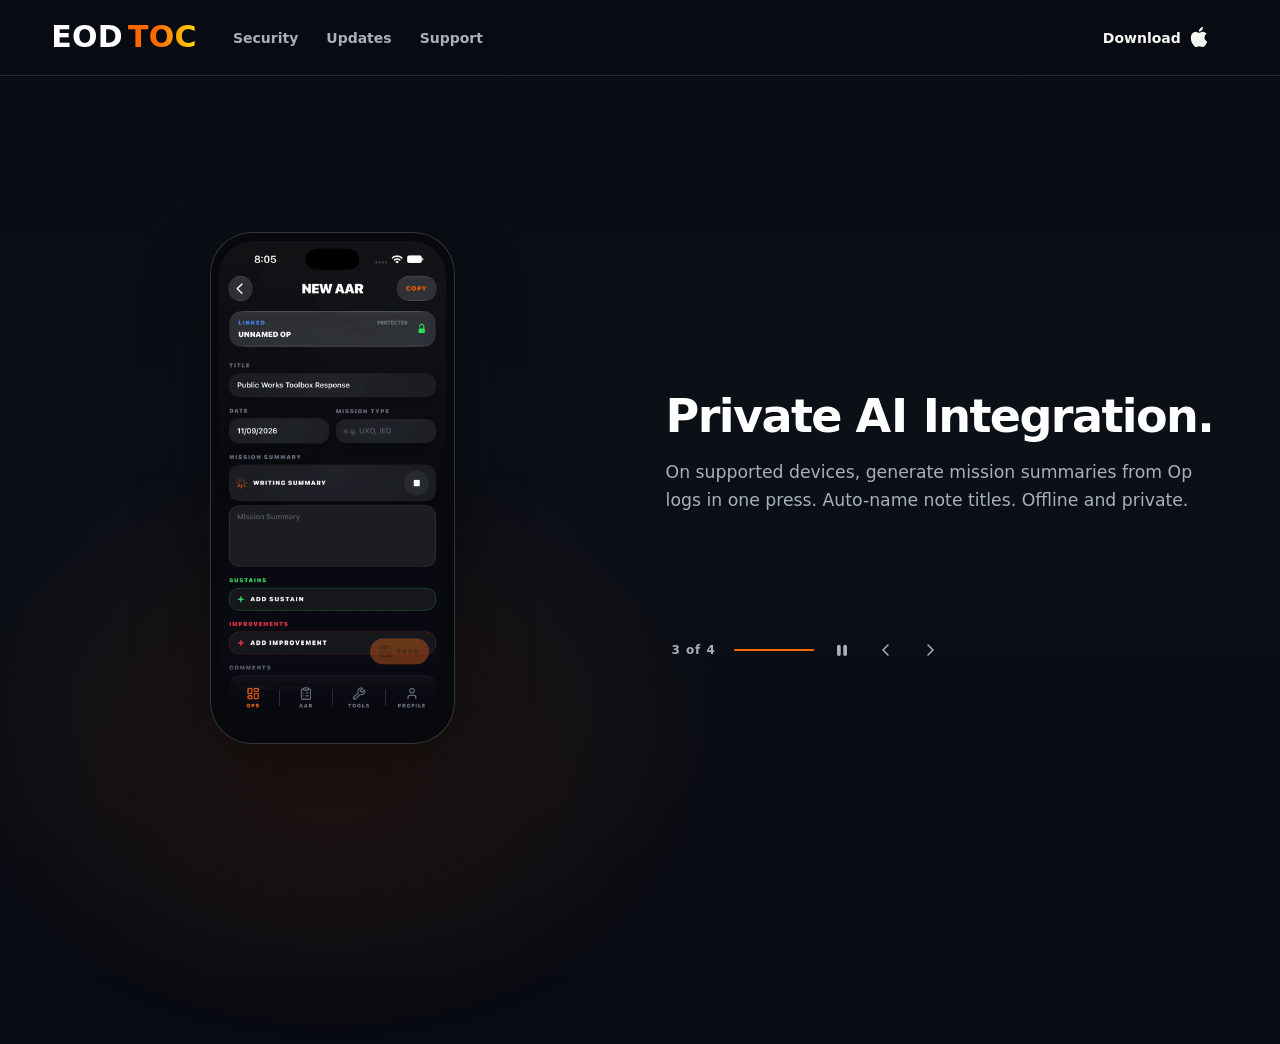
<file: index.html>
<!DOCTYPE html>
<html lang="en">
  <head>
    <meta charset="UTF-8">
    <meta name="viewport" content="width=device-width, initial-scale=1.0">
    <meta name="apple-itunes-app" content="app-id=6765794276">
    <title>EOD TOC</title>
    <meta property="og:type" content="website">
    <meta property="og:title" content="EOD TOC">
    <meta property="og:url" content="https://eodtoc.com/">
    <meta property="og:image" content="https://eodtoc.com/link-preview.png">
    <meta property="og:image:type" content="image/png">
    <meta property="og:image:width" content="1024">
    <meta property="og:image:height" content="1024">
    <meta property="og:image:alt" content="EOD TOC — available on Apple devices">
    <meta name="twitter:card" content="summary">
    <meta name="twitter:title" content="EOD TOC">
    <meta name="twitter:image" content="https://eodtoc.com/link-preview.png">
    <meta name="twitter:image:alt" content="EOD TOC — available on Apple devices">
    <link rel="icon" type="image/png" href="/favicon-small.png">
    <link rel="stylesheet" href="https://cdn.jsdelivr.net/npm/bootstrap-icons@1.11.3/font/bootstrap-icons.min.css">
    <link rel="stylesheet" href="style.css?v=65">
  </head>
  <body class="home-page">
    <header class="top-bar is-compact" aria-label="Main navigation">
      <a class="title title--compact site-brand" href="./" aria-label="EOD TOC home">
        <span class="eod">EOD</span>
        <span class="toc">TOC</span>
      </a>
      <nav class="site-nav" id="site-navigation" aria-label="Pages">
        <div class="nav-pages">
          <a href="security/">Security</a>
          <a href="status/">Updates</a>
          <a href="support/">Support</a>
        </div>
        <a class="nav-contact" href="mailto:dev@eodtoc.com">dev@eodtoc.com</a>
      </nav>
      <div class="nav-actions">
        <a class="nav-download" href="https://apps.apple.com/app/eodtoc/id6765794276" aria-label="Download EODTOC on the App Store">
          <span class="nav-download-label">Download</span>
          <svg class="store-apple" xmlns="http://www.w3.org/2000/svg" viewBox="0 0 16 16" fill="currentColor" aria-hidden="true"><path d="M11.182.008C11.148-.03 9.923.023 8.857 1.18c-1.066 1.156-.902 2.482-.878 2.516s1.52.087 2.475-1.258.762-2.391.728-2.43m3.314 11.733c-.048-.096-2.325-1.234-2.113-3.422s1.675-2.789 1.698-2.854-.597-.79-1.254-1.157a3.7 3.7 0 0 0-1.563-.434c-.108-.003-.483-.095-1.254.116-.508.139-1.653.589-1.968.607-.316.018-1.256-.522-2.267-.665-.647-.125-1.333.131-1.824.328-.49.196-1.422.754-2.074 2.237-.652 1.482-.311 3.83-.067 4.56s.625 1.924 1.273 2.796c.576.984 1.34 1.667 1.659 1.899s1.219.386 1.843.067c.502-.308 1.408-.485 1.766-.472.357.013 1.061.154 1.782.539.571.197 1.111.115 1.652-.105.541-.221 1.324-1.059 2.238-2.758q.52-1.185.473-1.282"/></svg>
        </a>
        <button class="nav-menu-toggle" type="button" aria-label="Open navigation" aria-expanded="false" aria-controls="site-navigation">
          <svg width="24" height="24" viewBox="0 0 24 24" fill="none" stroke="currentColor" stroke-width="1.7" stroke-linecap="round" aria-hidden="true">
            <path d="M4 6h16M4 12h16M4 18h16"/>
          </svg>
        </button>
      </div>
    </header>

    <div id="page-content">
    <main>

      <section class="feature-scroll">
        <div class="feature-grid">
          <div class="shared-phone-stage">
            <div class="phone-showcase">
              <div class="device-shell screenshot-shell shared-phone-shell" aria-hidden="true">
                <div class="shared-phone-panel is-active" data-phone-panel>
                  <div class="preview-image-stack">
                    <img class="is-current" src="demo-images/operations.webp" width="720" height="1566" alt="" loading="lazy" decoding="async">
                    <img src="demo-images/after-action-report.webp" width="720" height="1566" alt="" loading="lazy" decoding="async">
                  </div>
                </div>
                <div class="shared-phone-panel" data-phone-panel>
                  <div class="preview-image-stack">
                    <img class="is-current" src="demo-images/tools.webp" width="720" height="1566" alt="" loading="lazy" decoding="async">
                    <img src="demo-images/hazard-map.webp" width="720" height="1566" alt="" loading="lazy" decoding="async">
                  </div>
                </div>
                <div class="shared-phone-panel" data-phone-panel>
                  <video class="preview-video" data-demo-video muted playsinline loop preload="metadata" poster="demo-images/aar-generator-poster.webp" width="1206" height="2622">
                    <source src="demo-images/aar-generator-demo.mp4" type="video/mp4">
                  </video>
                </div>
                <div class="shared-phone-panel" data-phone-panel>
                  <div class="preview-image-stack">
                    <img class="is-current" src="demo-images/security-data.webp" width="720" height="1566" alt="" loading="lazy" decoding="async">
                    <img src="demo-images/security-nfc.webp" width="720" height="1566" alt="" loading="lazy" decoding="async">
                  </div>
                </div>
              </div>
            </div>
          </div>

          <div class="feature-copy-stage">
          <article class="feature-section is-active-item" data-feature>
            <div class="feature-copy">
              <h2>Plan, execute, and review missions.</h2>
              <p>Plan and track operations in real time with location and image support. Write and share after-action reports to catalog successes and deficiencies.</p>
            </div>
            <div class="feature-visual visual-operations" aria-hidden="true">
              <div class="phone-showcase" data-phone-showcase>
                <div class="device-shell screenshot-shell">
                  <div class="preview-image-stack">
                    <img class="is-current" src="demo-images/operations.webp" width="720" height="1566" alt="" loading="lazy" decoding="async">
                    <img src="demo-images/after-action-report.webp" width="720" height="1566" alt="" loading="lazy" decoding="async">
                  </div>
                </div>
              </div>
            </div>
          </article>

          <article class="feature-section" data-feature>
            <div class="feature-copy">
              <h2>EOD Tech-tested tools.</h2>
              <p>Quick access to common field calculations, plus an MGRS-supported map for visualizing hazard areas.</p>
            </div>
            <div class="feature-visual visual-training" aria-hidden="true">
              <div class="phone-showcase" data-phone-showcase>
                <div class="device-shell screenshot-shell">
                  <div class="preview-image-stack">
                    <img class="is-current" src="demo-images/tools.webp" width="720" height="1566" alt="" loading="lazy" decoding="async">
                    <img src="demo-images/hazard-map.webp" width="720" height="1566" alt="" loading="lazy" decoding="async">
                  </div>
                </div>
              </div>
            </div>
          </article>

          <article class="feature-section feature-section--intelligence" data-feature>
            <div class="feature-copy">
              <h2>Private <span class="ai-wordmark">AI</span> Integration.</h2>
              <p>On supported devices, generate mission summaries from Op logs in one press. Auto-name note titles. Offline and private.</p>
            </div>
            <div class="feature-visual visual-intel" aria-hidden="true">
              <div class="phone-showcase">
                <div class="device-shell screenshot-shell placeholder-phone-shell">
                  <video class="preview-video" data-demo-video muted playsinline loop preload="metadata" poster="demo-images/aar-generator-poster.webp" width="1206" height="2622">
                    <source src="demo-images/aar-generator-demo.mp4" type="video/mp4">
                  </video>
                </div>
              </div>
            </div>
          </article>

          <article class="feature-section feature-section--security" data-feature>
            <div class="feature-copy">
              <h2>Protected by SoTA encryption.</h2>
              <p>
                Reports and Ops are encrypted on-device with post-quantum algorithms. Biometric and hardware-backed auth are available for stricter security.
                <span class="feature-details">(read the details <a href="security/">here</a>)</span>
              </p>
            </div>
            <div class="feature-visual visual-security" aria-hidden="true">
              <div class="phone-showcase">
                <div class="device-shell screenshot-shell">
                  <div class="preview-image-stack">
                    <img class="is-current" src="demo-images/security-data.webp" width="720" height="1566" alt="" loading="lazy" decoding="async">
                    <img src="demo-images/security-nfc.webp" width="720" height="1566" alt="" loading="lazy" decoding="async">
                  </div>
                </div>
              </div>
            </div>
          </article>

            <div class="feature-item-controls">
              <span data-feature-count>1 of 4</span>
              <div class="demo-progress" aria-hidden="true"><div data-demo-progress></div></div>
              <div class="demo-playback-controls">
                <button class="phone-playback" type="button" data-feature-pause aria-keyshortcuts="Space" aria-label="Pause demos" title="Pause demos (Space)"><i class="bi bi-pause-fill"></i></button>
                <button type="button" data-feature-prev aria-keyshortcuts="ArrowLeft" aria-label="Previous feature" title="Previous feature (←)"><svg class="demo-chevron" width="16" height="16" viewBox="0 0 16 16" fill="none" stroke="currentColor" stroke-width="1.5" stroke-linecap="round" stroke-linejoin="round" aria-hidden="true"><path d="M10 3 5 8l5 5"/></svg></button>
                <button type="button" data-feature-next aria-keyshortcuts="ArrowRight" aria-label="Next feature" title="Next feature (→)"><svg class="demo-chevron" width="16" height="16" viewBox="0 0 16 16" fill="none" stroke="currentColor" stroke-width="1.5" stroke-linecap="round" stroke-linejoin="round" aria-hidden="true"><path d="m6 3 5 5-5 5"/></svg></button>
              </div>
            </div>
          </div>
        </div>

      </section>
    </main>



    </div>

    <script src="navigation.js?v=34" type="module"></script>
  </body>
</html>
</file>
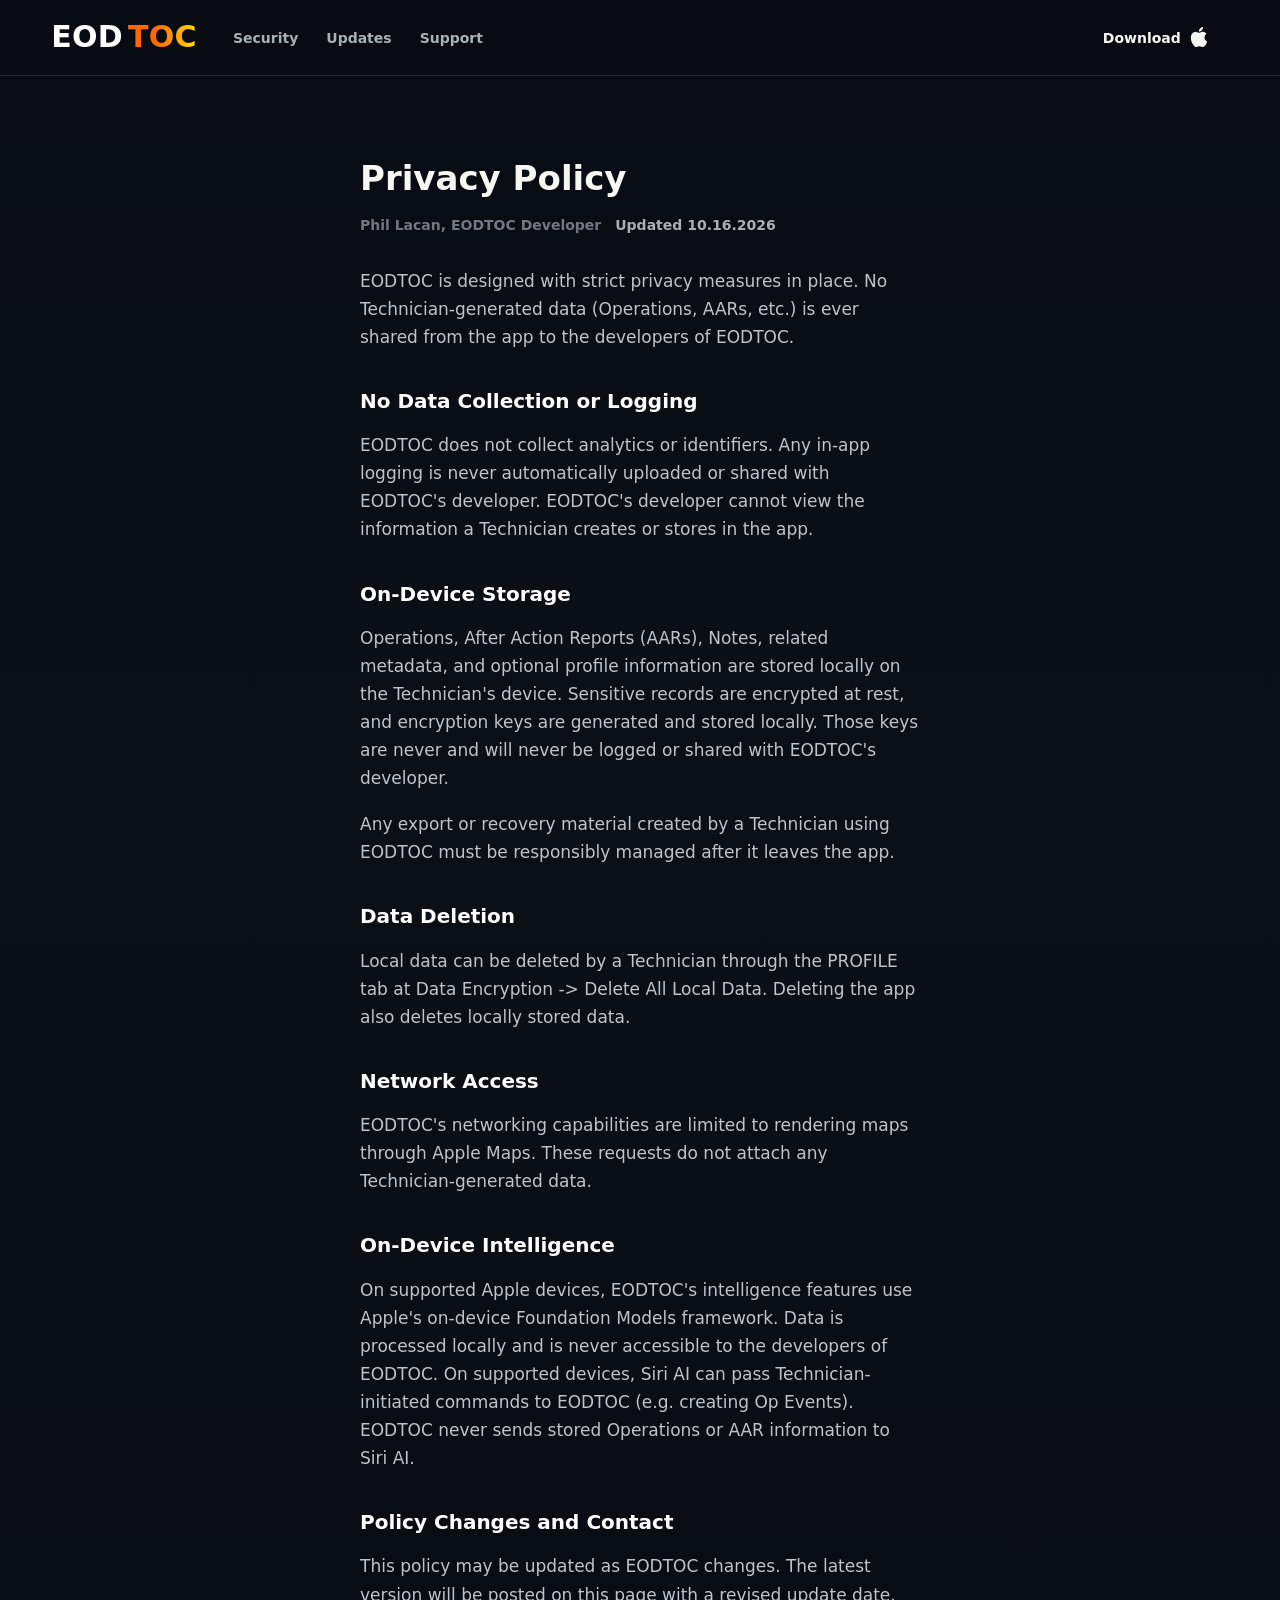
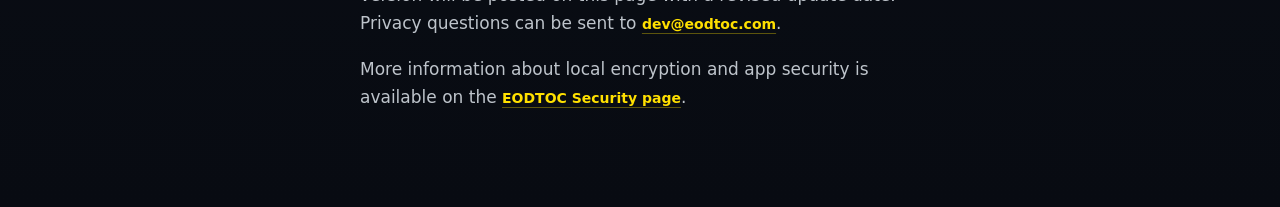
<file: privacy/index.html>
<!DOCTYPE html>
<html lang="en">
  <head>
    <meta charset="UTF-8">
    <meta name="viewport" content="width=device-width, initial-scale=1.0">
    <meta name="apple-itunes-app" content="app-id=6765794276">
    <meta name="description" content="EODTOC privacy policy and information about how app data is handled.">
    <title>Privacy | EOD TOC</title>
    <link rel="icon" type="image/png" href="../favicon-small.png">
    <link rel="stylesheet" href="../style.css?v=64">
  </head>
  <body class="security-page">
    <header class="top-bar is-compact" aria-label="Main navigation">
      <a class="title title--compact site-brand" href="../" aria-label="EOD TOC home">
        <span class="eod">EOD</span>
        <span class="toc">TOC</span>
      </a>
      <nav class="site-nav" id="site-navigation" aria-label="Pages">
        <div class="nav-pages">
          <a href="../security/">Security</a>
          <a href="../status/">Updates</a>
          <a href="../support/">Support</a>
        </div>
        <a class="nav-contact" href="mailto:dev@eodtoc.com">dev@eodtoc.com</a>
      </nav>
      <div class="nav-actions">
        <a class="nav-download" href="https://apps.apple.com/app/eodtoc/id6765794276" aria-label="Download EODTOC on the App Store">
          <span class="nav-download-label">Download</span>
          <svg class="store-apple" xmlns="http://www.w3.org/2000/svg" viewBox="0 0 16 16" fill="currentColor" aria-hidden="true"><path d="M11.182.008C11.148-.03 9.923.023 8.857 1.18c-1.066 1.156-.902 2.482-.878 2.516s1.52.087 2.475-1.258.762-2.391.728-2.43m3.314 11.733c-.048-.096-2.325-1.234-2.113-3.422s1.675-2.789 1.698-2.854-.597-.79-1.254-1.157a3.7 3.7 0 0 0-1.563-.434c-.108-.003-.483-.095-1.254.116-.508.139-1.653.589-1.968.607-.316.018-1.256-.522-2.267-.665-.647-.125-1.333.131-1.824.328-.49.196-1.422.754-2.074 2.237-.652 1.482-.311 3.83-.067 4.56s.625 1.924 1.273 2.796c.576.984 1.34 1.667 1.659 1.899s1.219.386 1.843.067c.502-.308 1.408-.485 1.766-.472.357.013 1.061.154 1.782.539.571.197 1.111.115 1.652-.105.541-.221 1.324-1.059 2.238-2.758q.52-1.185.473-1.282"/></svg>
        </a>
        <button class="nav-menu-toggle" type="button" aria-label="Open navigation" aria-expanded="false" aria-controls="site-navigation">
          <svg width="24" height="24" viewBox="0 0 24 24" fill="none" stroke="currentColor" stroke-width="1.7" stroke-linecap="round" aria-hidden="true">
            <path d="M4 6h16M4 12h16M4 18h16"/>
          </svg>
        </button>
      </div>
    </header>

    <div id="page-content">
    <main class="security-main">
      <article class="security-article">
        <header class="security-hero">
          <h1>Privacy Policy</h1>
          <div class="security-byline">
            <span>Phil Lacan, EODTOC Developer</span>
            <span>Updated 10.16.2026</span>
          </div>
          <p>
            EODTOC is designed with strict privacy measures in place.
            No Technician-generated data (Operations, AARs, etc.) is ever shared from the app to the developers of EODTOC.
          </p>
        </header>

        <section class="security-prose" aria-labelledby="collection-title">
          <h2 id="collection-title">No Data Collection or Logging</h2>
          <p>
            EODTOC does not collect analytics or identifiers. Any in-app logging is never automatically uploaded or shared with EODTOC's developer.
            EODTOC's developer cannot view the information a Technician creates or stores in the app.
          </p>
        </section>

        <section class="security-prose" aria-labelledby="storage-title">
          <h2 id="storage-title">On-Device Storage</h2>
          <p>
            Operations, After Action Reports (AARs), Notes, related metadata, and optional profile information are
            stored locally on the Technician's device. Sensitive records are encrypted at rest, and encryption keys
            are generated and stored locally. Those keys are never and will never be logged or shared with EODTOC's developer.
          </p>
          <p>
            Any export or recovery material created by a Technician using EODTOC must be
            responsibly managed after it leaves the app.
          </p>
        </section>

        <section class="security-prose" aria-labelledby="deletion-title">
          <h2 id="deletion-title">Data Deletion</h2>
          <p>
            Local data can be deleted by a Technician through the PROFILE tab at Data Encryption -&gt; Delete All Local Data.
            Deleting the app also deletes locally stored data.
          </p>
        </section>

        <section class="security-prose" aria-labelledby="network-title">
          <h2 id="network-title">Network Access</h2>
          <p>
            EODTOC's networking capabilities are limited to rendering maps through Apple Maps.
            These requests do not attach any Technician-generated data.
          </p>
        </section>

        <section class="security-prose" aria-labelledby="intelligence-title">
          <h2 id="intelligence-title">On-Device Intelligence</h2>
          <p>
            On supported Apple devices, EODTOC's intelligence features use Apple's on-device Foundation Models
            framework. Data is processed locally and is never accessible to the developers of EODTOC. On supported devices,
            Siri AI can pass Technician-initiated commands to EODTOC (e.g. creating Op Events). EODTOC never sends stored
            Operations or AAR information to Siri AI.
          </p>
        </section>

        <section class="security-prose" aria-labelledby="changes-title">
          <h2 id="changes-title">Policy Changes and Contact</h2>
          <p>
            This policy may be updated as EODTOC changes. The latest version will be posted on this page with a revised
            update date. Privacy questions can be sent to <a href="mailto:dev@eodtoc.com">dev@eodtoc.com</a>.
          </p>
          <p>
            More information about local encryption and app security is available on the
            <a href="../security/">EODTOC Security page</a>.
          </p>
        </section>
      </article>
    </main>
    </div>

    <script src="../navigation.js?v=33" type="module"></script>
  </body>
</html>
</file>
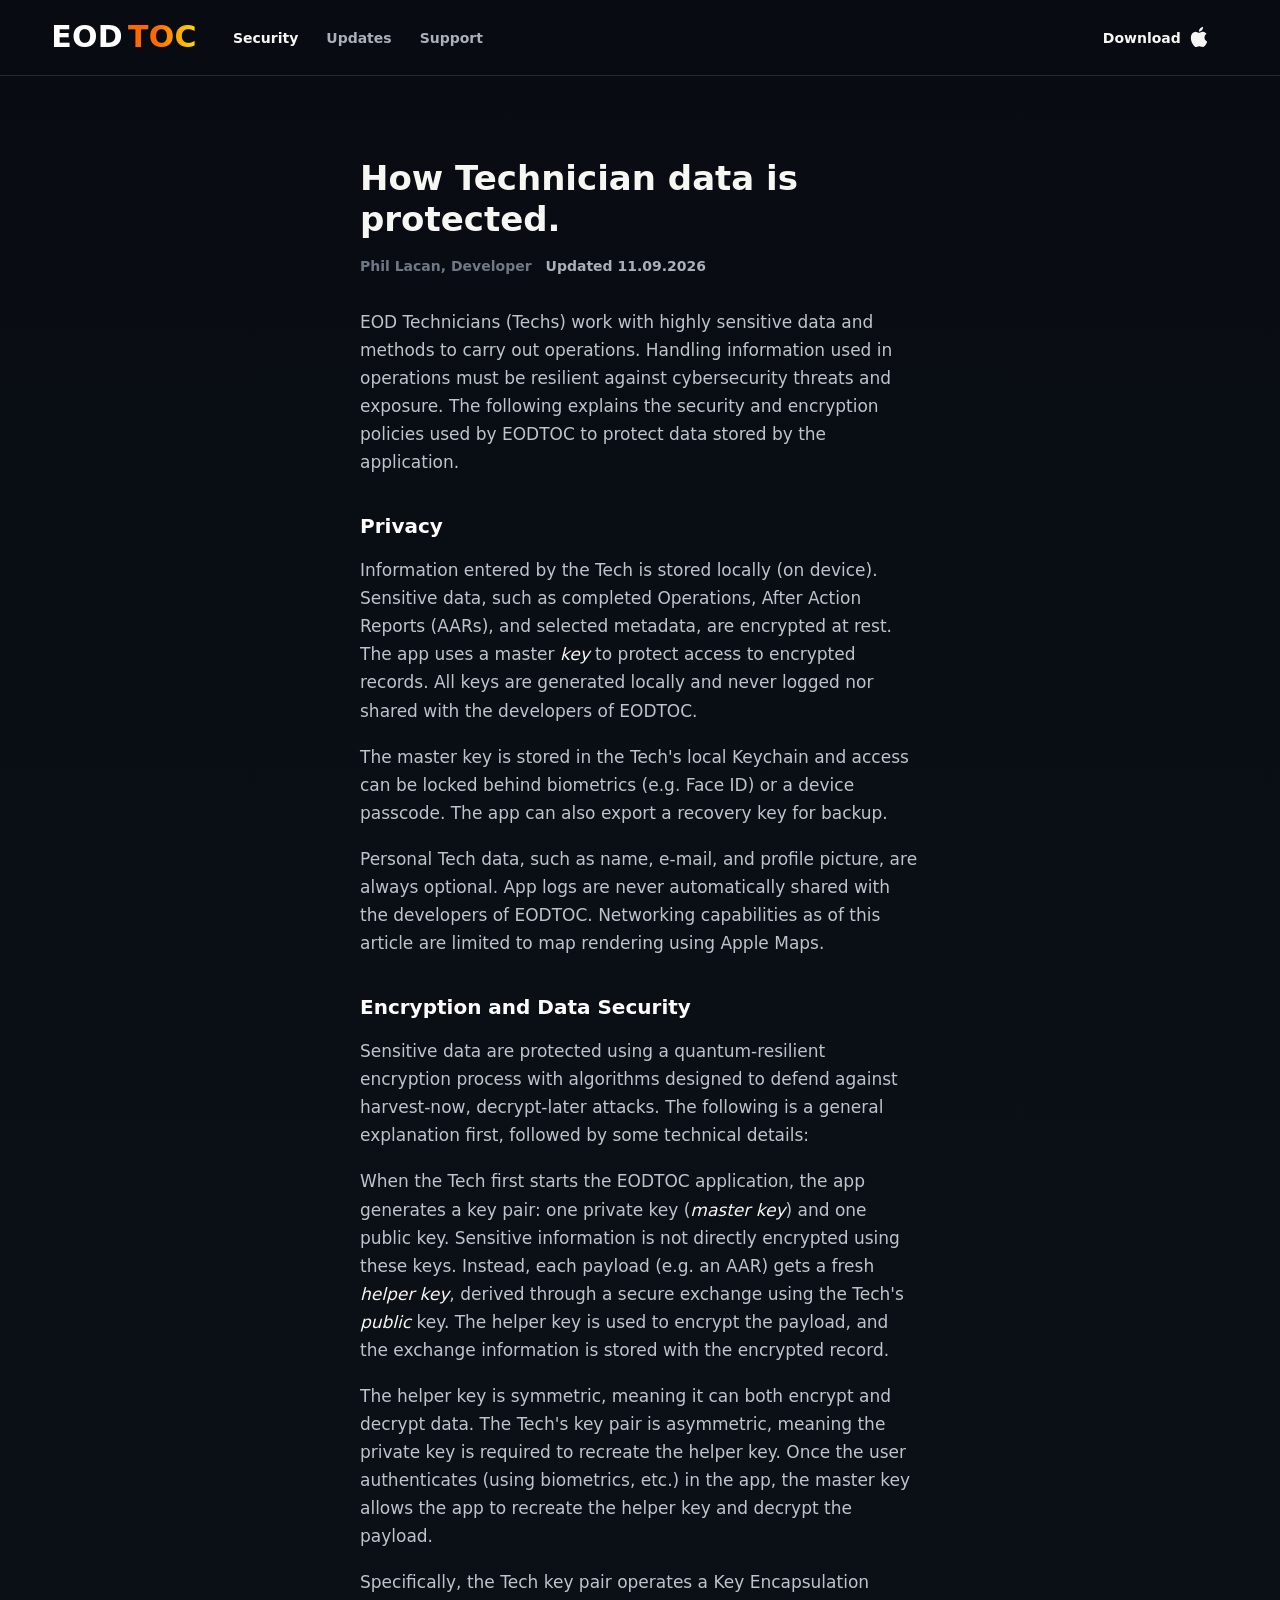
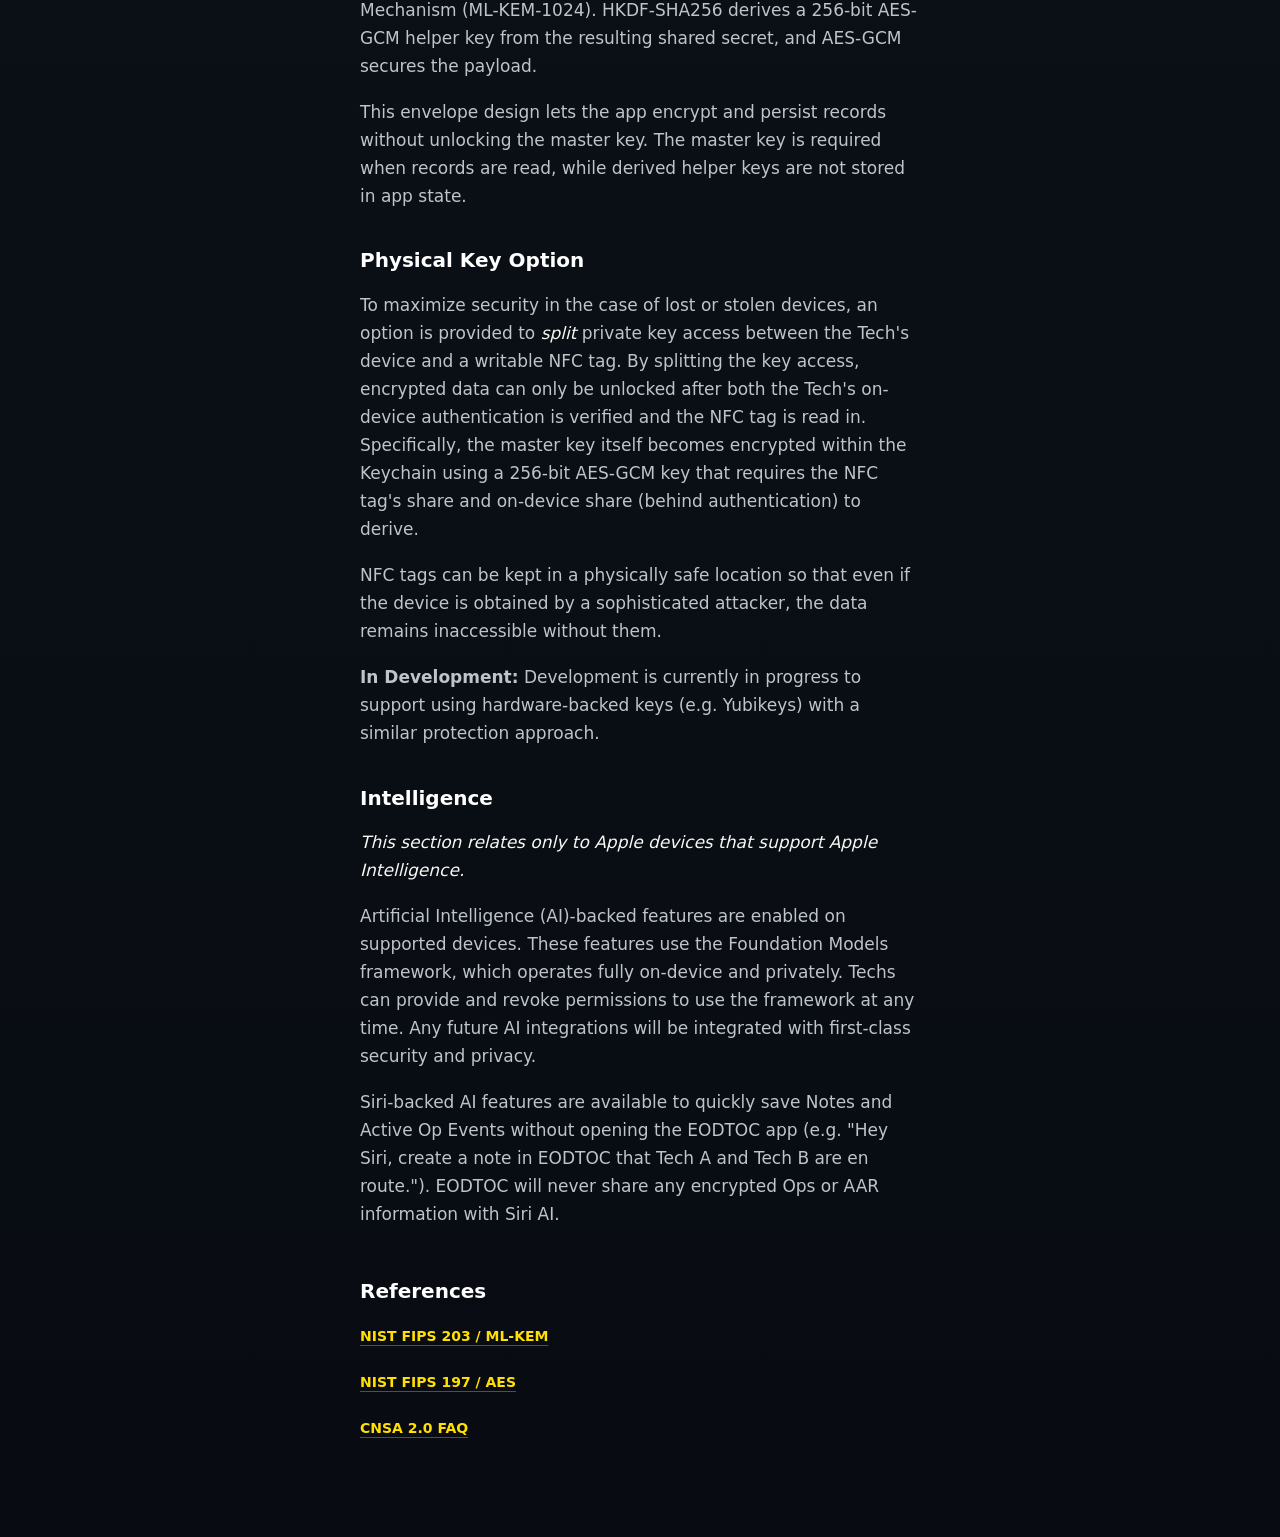
<file: security/index.html>
<!DOCTYPE html>
<html lang="en">
  <head>
    <meta charset="UTF-8">
    <meta name="viewport" content="width=device-width, initial-scale=1.0">
    <meta name="apple-itunes-app" content="app-id=6765794276">
    <title>Security | EOD TOC</title>
    <link rel="icon" type="image/png" href="../favicon-small.png">
    <link rel="stylesheet" href="../style.css?v=64">
  </head>
  <body class="security-page">
    <header class="top-bar is-compact" aria-label="Main navigation">
      <a class="title title--compact site-brand" href="../" aria-label="EOD TOC home">
        <span class="eod">EOD</span>
        <span class="toc">TOC</span>
      </a>
      <nav class="site-nav" id="site-navigation" aria-label="Pages">
        <div class="nav-pages">
          <a href="../security/" aria-current="page">Security</a>
          <a href="../status/">Updates</a>
          <a href="../support/">Support</a>
        </div>
        <a class="nav-contact" href="mailto:dev@eodtoc.com">dev@eodtoc.com</a>
      </nav>
      <div class="nav-actions">
        <a class="nav-download" href="https://apps.apple.com/app/eodtoc/id6765794276" aria-label="Download EODTOC on the App Store">
          <span class="nav-download-label">Download</span>
          <svg class="store-apple" xmlns="http://www.w3.org/2000/svg" viewBox="0 0 16 16" fill="currentColor" aria-hidden="true"><path d="M11.182.008C11.148-.03 9.923.023 8.857 1.18c-1.066 1.156-.902 2.482-.878 2.516s1.52.087 2.475-1.258.762-2.391.728-2.43m3.314 11.733c-.048-.096-2.325-1.234-2.113-3.422s1.675-2.789 1.698-2.854-.597-.79-1.254-1.157a3.7 3.7 0 0 0-1.563-.434c-.108-.003-.483-.095-1.254.116-.508.139-1.653.589-1.968.607-.316.018-1.256-.522-2.267-.665-.647-.125-1.333.131-1.824.328-.49.196-1.422.754-2.074 2.237-.652 1.482-.311 3.83-.067 4.56s.625 1.924 1.273 2.796c.576.984 1.34 1.667 1.659 1.899s1.219.386 1.843.067c.502-.308 1.408-.485 1.766-.472.357.013 1.061.154 1.782.539.571.197 1.111.115 1.652-.105.541-.221 1.324-1.059 2.238-2.758q.52-1.185.473-1.282"/></svg>
        </a>
        <button class="nav-menu-toggle" type="button" aria-label="Open navigation" aria-expanded="false" aria-controls="site-navigation">
          <svg width="24" height="24" viewBox="0 0 24 24" fill="none" stroke="currentColor" stroke-width="1.7" stroke-linecap="round" aria-hidden="true">
            <path d="M4 6h16M4 12h16M4 18h16"/>
          </svg>
        </button>
      </div>
    </header>

    <div id="page-content">
    <main class="security-main">
      <article class="security-article">
        <header class="security-hero">
          <h1>How Technician data is protected.</h1>
          <div class="security-byline">
            <span>Phil Lacan, Developer</span>
            <span>Updated 11.09.2026</span>
          </div>
          <p>EOD Technicians (Techs) work with highly sensitive data and methods to carry out operations. Handling information used in operations must be resilient against cybersecurity threats and exposure. The following explains the security and encryption policies used by EODTOC to protect data stored by the application.</p>
        </header>
        <section class="security-prose" aria-labelledby="privacy-title">
          <h2 id="privacy-title">Privacy</h2>
          <p>Information entered by the Tech is stored locally (on device). Sensitive data, such as completed Operations, After Action Reports (AARs), and selected metadata, are encrypted at rest. The app uses a master <em>key</em> to protect access to encrypted records. All keys are generated locally and never logged nor shared with the developers of EODTOC.</p>
          <p>The master key is stored in the Tech's local Keychain and access can be locked behind biometrics (e.g. Face ID) or a device passcode. The app can also export a recovery key for backup.</p>
          <p>Personal Tech data, such as name, e-mail, and profile picture, are always optional. App logs are never automatically shared with the developers of EODTOC. Networking capabilities as of this article are limited to map rendering using Apple Maps.</p>
        </section>
        <section class="security-prose" aria-labelledby="encryption-title">
          <h2 id="encryption-title">Encryption and Data Security</h2>
          <p>Sensitive data are protected using a quantum-resilient encryption process with algorithms designed to defend against harvest-now, decrypt-later attacks. The following is a general explanation first, followed by some technical details:</p>
          <p>When the Tech first starts the EODTOC application, the app generates a key pair: one private key (<em>master key</em>) and one public key. Sensitive information is not directly encrypted using these keys. Instead, each payload (e.g. an AAR) gets a fresh <em>helper key</em>, derived through a secure exchange using the Tech's <em>public</em> key. The helper key is used to encrypt the payload, and the exchange information is stored with the encrypted record.</p>
          <p>The helper key is symmetric, meaning it can both encrypt and decrypt data. The Tech's key pair is asymmetric, meaning the private key is required to recreate the helper key. Once the user authenticates (using biometrics, etc.) in the app, the master key allows the app to recreate the helper key and decrypt the payload.</p>
          <p>Specifically, the Tech key pair operates a Key Encapsulation Mechanism (ML-KEM-1024). HKDF-SHA256 derives a 256-bit AES-GCM helper key from the resulting shared secret, and AES-GCM secures the payload.</p>
          <p>This envelope design lets the app encrypt and persist records without unlocking the master key. The master key is required when records are read, while derived helper keys are not stored in app state.</p>
        </section>
        <section class="security-prose" aria-labelledby="physical-key-title">
          <h2 id="physical-key-title">Physical Key Option</h2>
          <p>To maximize security in the case of lost or stolen devices, an option is provided to <em>split</em> private key access between the Tech's device and a writable NFC tag. By splitting the key access, encrypted data can only be unlocked after both the Tech's on-device authentication is verified and the NFC tag is read in. Specifically, the master key itself becomes encrypted within the Keychain using a 256-bit AES-GCM key that requires the NFC tag's share and on-device share (behind authentication) to derive.</p>
          <p>NFC tags can be kept in a physically safe location so that even if the device is obtained by a sophisticated attacker, the data remains inaccessible without them.</p>
          <p><strong>In Development:</strong> Development is currently in progress to support using hardware-backed keys (e.g. Yubikeys) with a similar protection approach.</p>
        </section>
        <section class="security-prose" aria-labelledby="intelligence-title">
          <h2 id="intelligence-title">Intelligence</h2>
          <p><em>This section relates only to Apple devices that support Apple Intelligence.</em></p>
          <p>Artificial Intelligence (AI)-backed features are enabled on supported devices. These features use the Foundation Models framework, which operates fully on-device and privately. Techs can provide and revoke permissions to use the framework at any time. Any future AI integrations will be integrated with first-class security and privacy.</p>
          <p>Siri-backed AI features are available to quickly save Notes and Active Op Events without opening the EODTOC app (e.g. "Hey Siri, create a note in EODTOC that Tech A and Tech B are en route."). EODTOC will never share any encrypted Ops or AAR information with Siri AI.</p>
        </section>
        <section class="security-prose security-references" aria-labelledby="references-title">
          <h2 id="references-title">References</h2>
          <p><a href="https://csrc.nist.gov/pubs/fips/203/final" rel="noreferrer">NIST FIPS 203 / ML-KEM</a></p>
          <p><a href="https://csrc.nist.gov/pubs/fips/197/final" rel="noreferrer">NIST FIPS 197 / AES</a></p>
          <p><a href="https://media.defense.gov/2022/Sep/07/2003071836/-1/-1/1/CSI_CNSA_2.0_FAQ_.PDF" rel="noreferrer">CNSA 2.0 FAQ</a></p>
        </section>
      </article>
    </main>
    </div>

    <script src="../navigation.js?v=33" type="module"></script>
  </body>
</html>
</file>
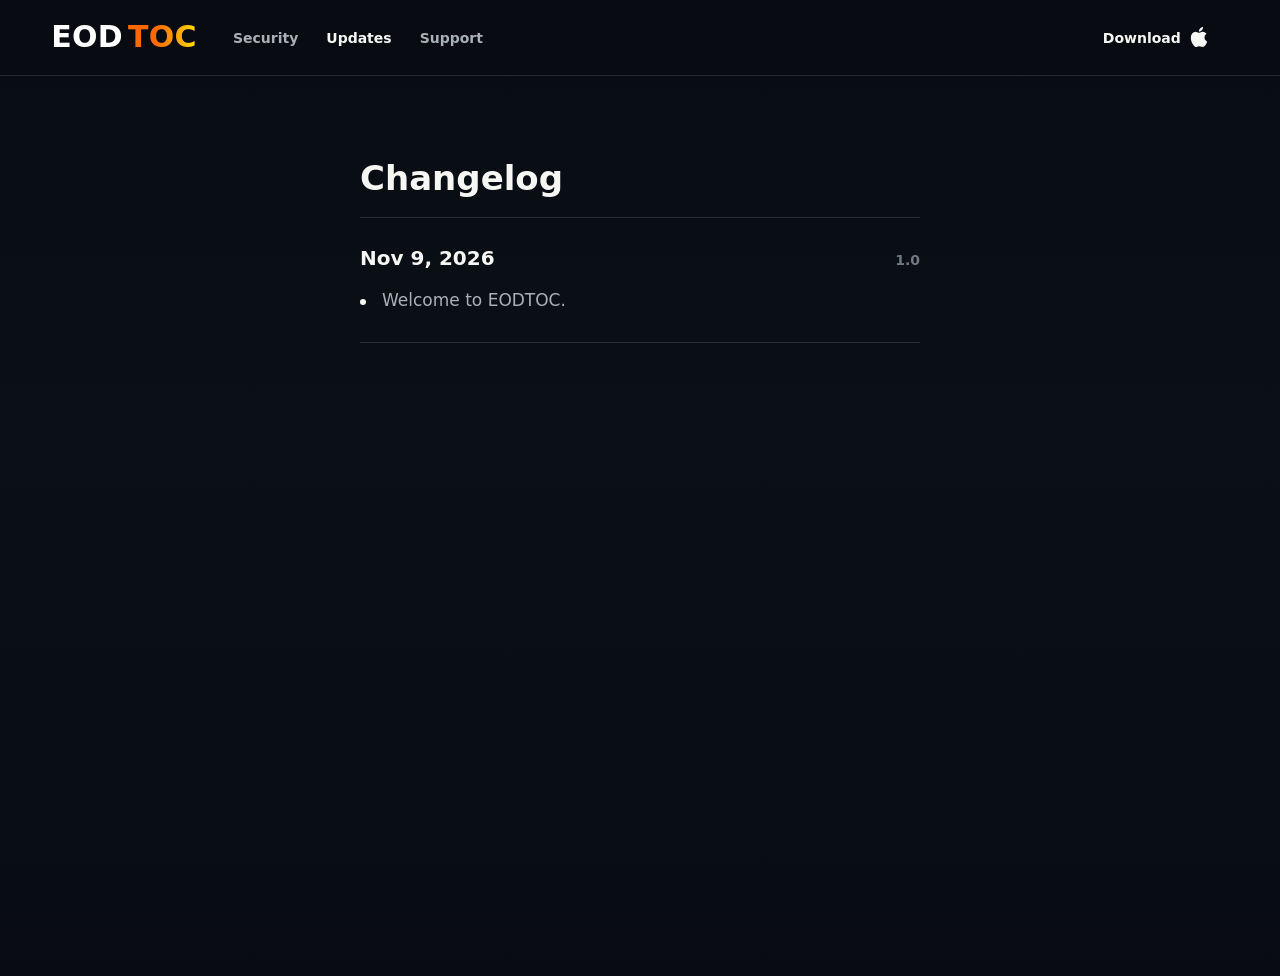
<file: status/index.html>
<!DOCTYPE html>
<html lang="en">
  <head>
    <meta charset="UTF-8">
    <meta name="viewport" content="width=device-width, initial-scale=1.0">
    <meta name="apple-itunes-app" content="app-id=6765794276">
    <title>Updates | EOD TOC</title>
    <link rel="icon" type="image/png" href="../favicon-small.png">
    <link rel="stylesheet" href="../style.css?v=64">
    <link rel="stylesheet" href="style.css?v=8">
  </head>
  <body class="status-page">
    <header class="top-bar is-compact" aria-label="Main navigation">
      <a class="title title--compact site-brand" href="../" aria-label="EOD TOC home">
        <span class="eod">EOD</span>
        <span class="toc">TOC</span>
      </a>
      <nav class="site-nav" id="site-navigation" aria-label="Pages">
        <div class="nav-pages">
          <a href="../security/">Security</a>
          <a href="../status/" aria-current="page">Updates</a>
          <a href="../support/">Support</a>
        </div>
        <a class="nav-contact" href="mailto:dev@eodtoc.com">dev@eodtoc.com</a>
      </nav>
      <div class="nav-actions">
        <a class="nav-download" href="https://apps.apple.com/app/eodtoc/id6765794276" aria-label="Download EODTOC on the App Store">
          <span class="nav-download-label">Download</span>
          <svg class="store-apple" xmlns="http://www.w3.org/2000/svg" viewBox="0 0 16 16" fill="currentColor" aria-hidden="true"><path d="M11.182.008C11.148-.03 9.923.023 8.857 1.18c-1.066 1.156-.902 2.482-.878 2.516s1.52.087 2.475-1.258.762-2.391.728-2.43m3.314 11.733c-.048-.096-2.325-1.234-2.113-3.422s1.675-2.789 1.698-2.854-.597-.79-1.254-1.157a3.7 3.7 0 0 0-1.563-.434c-.108-.003-.483-.095-1.254.116-.508.139-1.653.589-1.968.607-.316.018-1.256-.522-2.267-.665-.647-.125-1.333.131-1.824.328-.49.196-1.422.754-2.074 2.237-.652 1.482-.311 3.83-.067 4.56s.625 1.924 1.273 2.796c.576.984 1.34 1.667 1.659 1.899s1.219.386 1.843.067c.502-.308 1.408-.485 1.766-.472.357.013 1.061.154 1.782.539.571.197 1.111.115 1.652-.105.541-.221 1.324-1.059 2.238-2.758q.52-1.185.473-1.282"/></svg>
        </a>
        <button class="nav-menu-toggle" type="button" aria-label="Open navigation" aria-expanded="false" aria-controls="site-navigation">
          <svg width="24" height="24" viewBox="0 0 24 24" fill="none" stroke="currentColor" stroke-width="1.7" stroke-linecap="round" aria-hidden="true">
            <path d="M4 6h16M4 12h16M4 18h16"/>
          </svg>
        </button>
      </div>
    </header>

    <div id="page-content">
    <main class="status-shell">
      <section class="changelog" aria-labelledby="changelog-title">
        <h1 id="changelog-title">Changelog</h1>
        <div class="changelog-list" id="changelog-list"></div>
      </section>
    </main>

    </div>

    <script src="../navigation.js?v=33" type="module"></script>
  </body>
</html>
</file>
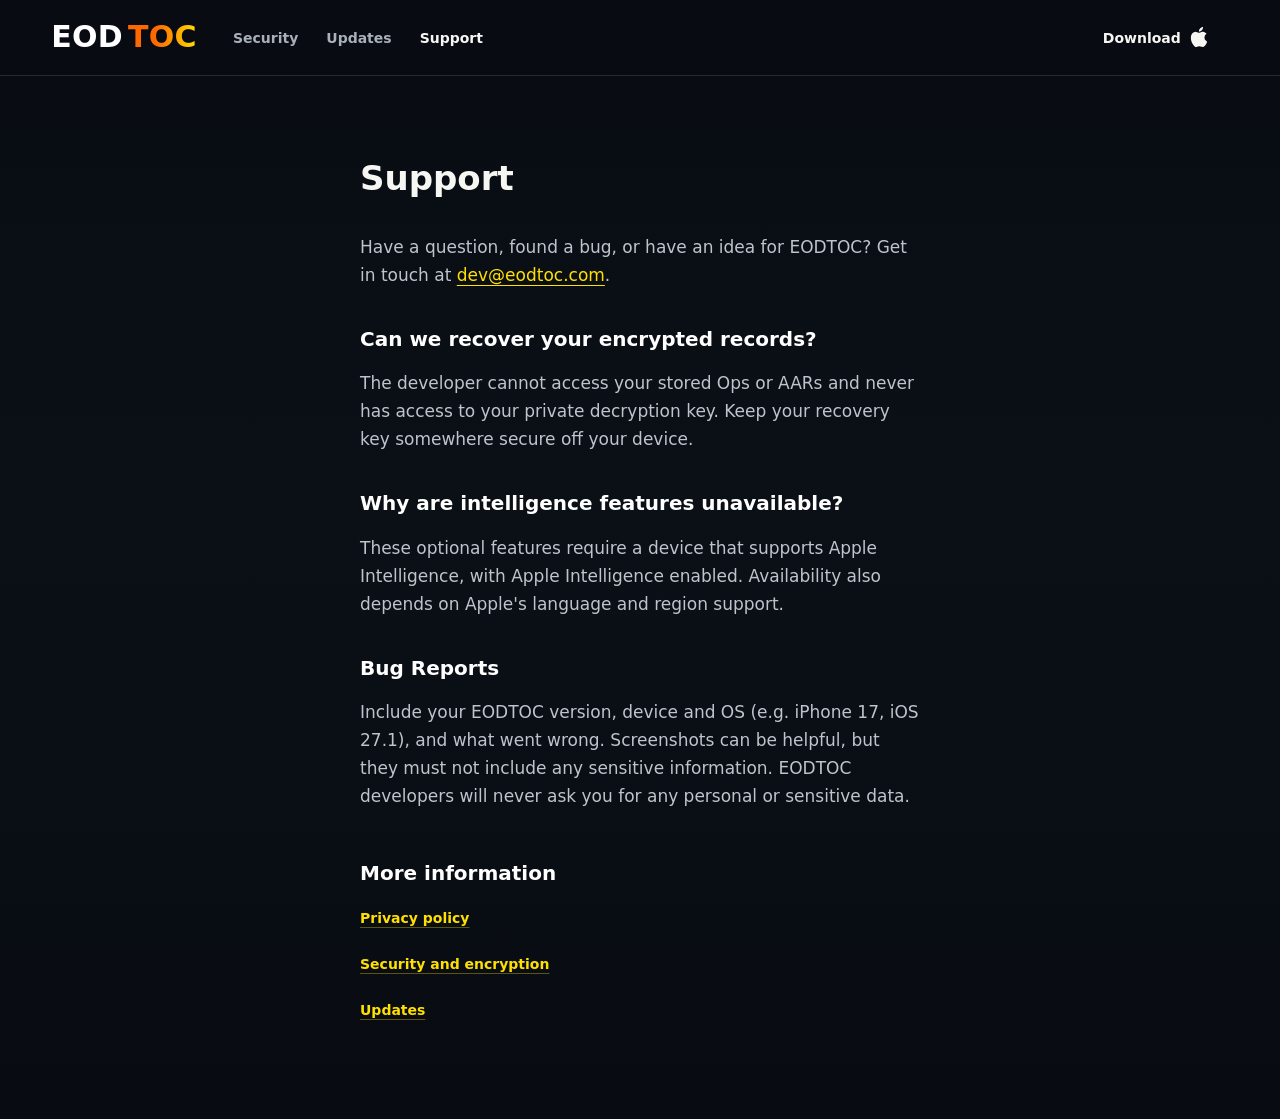
<file: support/index.html>
<!DOCTYPE html>
<html lang="en">
  <head>
    <meta charset="UTF-8">
    <meta name="viewport" content="width=device-width, initial-scale=1.0">
    <meta name="apple-itunes-app" content="app-id=6765794276">
    <meta name="description" content="Get help with EODTOC, report a bug, or contact support.">
    <title>Support | EOD TOC</title>
    <link rel="icon" type="image/png" href="../favicon-small.png">
    <link rel="stylesheet" href="../style.css?v=64">
  </head>
  <body class="security-page">
    <header class="top-bar is-compact" aria-label="Main navigation">
      <a class="title title--compact site-brand" href="../" aria-label="EOD TOC home">
        <span class="eod">EOD</span>
        <span class="toc">TOC</span>
      </a>
      <nav class="site-nav" id="site-navigation" aria-label="Pages">
        <div class="nav-pages">
          <a href="../security/">Security</a>
          <a href="../status/">Updates</a>
          <a href="../support/" aria-current="page">Support</a>
        </div>
        <a class="nav-contact" href="mailto:dev@eodtoc.com">dev@eodtoc.com</a>
      </nav>
      <div class="nav-actions">
        <a class="nav-download" href="https://apps.apple.com/app/eodtoc/id6765794276" aria-label="Download EODTOC on the App Store">
          <span class="nav-download-label">Download</span>
          <svg class="store-apple" xmlns="http://www.w3.org/2000/svg" viewBox="0 0 16 16" fill="currentColor" aria-hidden="true"><path d="M11.182.008C11.148-.03 9.923.023 8.857 1.18c-1.066 1.156-.902 2.482-.878 2.516s1.52.087 2.475-1.258.762-2.391.728-2.43m3.314 11.733c-.048-.096-2.325-1.234-2.113-3.422s1.675-2.789 1.698-2.854-.597-.79-1.254-1.157a3.7 3.7 0 0 0-1.563-.434c-.108-.003-.483-.095-1.254.116-.508.139-1.653.589-1.968.607-.316.018-1.256-.522-2.267-.665-.647-.125-1.333.131-1.824.328-.49.196-1.422.754-2.074 2.237-.652 1.482-.311 3.83-.067 4.56s.625 1.924 1.273 2.796c.576.984 1.34 1.667 1.659 1.899s1.219.386 1.843.067c.502-.308 1.408-.485 1.766-.472.357.013 1.061.154 1.782.539.571.197 1.111.115 1.652-.105.541-.221 1.324-1.059 2.238-2.758q.52-1.185.473-1.282"/></svg>
        </a>
        <button class="nav-menu-toggle" type="button" aria-label="Open navigation" aria-expanded="false" aria-controls="site-navigation">
          <svg width="24" height="24" viewBox="0 0 24 24" fill="none" stroke="currentColor" stroke-width="1.7" stroke-linecap="round" aria-hidden="true">
            <path d="M4 6h16M4 12h16M4 18h16"/>
          </svg>
        </button>
      </div>
    </header>

    <div id="page-content">
    <main class="security-main">
      <article class="security-article">
        <header class="security-hero">
          <h1>Support</h1>
          <p>
            Have a question, found a bug, or have an idea for EODTOC?
            Get in touch at <a class="support-email" href="mailto:dev@eodtoc.com">dev@eodtoc.com</a>.
          </p>
        </header>

        <section class="security-prose" aria-labelledby="recovery-title">
          <h2 id="recovery-title">Can we recover your encrypted records?</h2>
          <p>
            The developer cannot access your stored Ops or AARs and never has access to your private
            decryption key. Keep your recovery key somewhere secure off your device.
          </p>
        </section>

        <section class="security-prose" aria-labelledby="intelligence-title">
          <h2 id="intelligence-title">Why are intelligence features unavailable?</h2>
          <p>
            These optional features require a device that supports Apple Intelligence, with Apple
            Intelligence enabled. Availability also depends on Apple's language and region support.
          </p>
        </section>

        <section class="security-prose" aria-labelledby="report-title">
          <h2 id="report-title">Bug Reports</h2>
          <p>
            Include your EODTOC version, device and OS (e.g. iPhone 17, iOS 27.1), and what went
            wrong. Screenshots can be helpful, but they must not include any sensitive information.
            EODTOC developers will never ask you for any personal or sensitive data.
          </p>
        </section>

        <section class="security-prose security-references" aria-labelledby="resources-title">
          <h2 id="resources-title">More information</h2>
          <p><a href="../privacy/">Privacy policy</a></p>
          <p><a href="../security/">Security and encryption</a></p>
          <p><a href="../status/">Updates</a></p>
        </section>
      </article>
    </main>
    </div>

    <script src="../navigation.js?v=33" type="module"></script>
  </body>
</html>
</file>
<file: style.css>
:root {
  --bg: #080b12;
  --panel: rgba(18, 23, 32, 0.78);
  --panel-strong: rgba(26, 33, 45, 0.92);
  --line: rgba(255, 255, 255, 0.12);
  --text: #f6f7f2;
  --muted: #a9b0b8;
  --subtle: #6f7884;
  --orange: #ff6700;
  --gold: #ffe000;
  --green: #71d28b;
  --cyan: #63c9d7;
  --red: #f16165;
}

* {
  margin: 0;
  padding: 0;
  box-sizing: border-box;
}

html {
  background: var(--bg);
  color: var(--text);
  scroll-behavior: smooth;
}

body {
  min-height: 100vh;
  overflow-x: hidden;
  background:
    radial-gradient(circle at 82% 18%, rgba(99, 201, 215, 0.08), transparent 28%),
    radial-gradient(circle at 18% 92%, rgba(255, 103, 0, 0.1), transparent 30%),
    linear-gradient(180deg, #080b12 0%, #0b1017 42%, #080b12 100%);
  font-family: Inter, ui-sans-serif, system-ui, -apple-system, BlinkMacSystemFont, "Segoe UI", sans-serif;
}

.home-page {
  background: linear-gradient(180deg, #080b12 0%, #0b1017 42%, #080b12 100%);
}

body::before {
  position: fixed;
  inset: 0;
  z-index: -1;
  pointer-events: none;
  content: "";
  background-image:
    linear-gradient(rgba(255, 255, 255, 0.035) 1px, transparent 1px),
    linear-gradient(90deg, rgba(255, 255, 255, 0.025) 1px, transparent 1px);
  background-size: 72px 72px;
  -webkit-mask-image: linear-gradient(to bottom, transparent 0%, #000 16%, #000 74%, transparent 100%);
  mask-image: linear-gradient(to bottom, transparent 0%, #000 16%, #000 74%, transparent 100%);
}

main {
  min-height: 100vh;
}

.top-bar {
  position: sticky;
  top: 0;
  z-index: 30;
  display: flex;
  align-items: center;
  gap: 36px;
  width: 100%;
  min-height: 76px;
  padding: 12px clamp(20px, 4vw, 64px);
  border-bottom: 1px solid var(--line);
  background: #080b12;
}

.site-brand {
  position: relative;
  isolation: isolate;
  flex-shrink: 0;
  text-decoration: none;
}

/* Warm color progression, then return to the original TOC gradient. */
@property --toc-start-color {
  syntax: "<color>";
  inherits: false;
  initial-value: #ff6700;
}

@property --toc-end-color {
  syntax: "<color>";
  inherits: false;
  initial-value: #ffe000;
}

@media (hover: hover) {
  .site-brand.title--compact.is-gradient-cycling .toc {
    animation: toc-gradient-cycle 1800ms ease-in-out;
  }
}

@keyframes toc-gradient-cycle {
  0%, 100% {
    --toc-start-color: #ff6700;
    --toc-end-color: #ffe000;
  }
  22% {
    --toc-start-color: #ff6700;
    --toc-end-color: #ff6700;
  }
  46% {
    --toc-start-color: #ffa400;
    --toc-end-color: #ffa400;
  }
  70% {
    --toc-start-color: #ffe000;
    --toc-end-color: #ffe000;
  }
}

.top-bar .title .eod,
.top-bar .title .toc {
  font-size: 30px;
}

.site-nav {
  display: flex;
  align-items: center;
  flex-shrink: 0;
  gap: 28px;
  white-space: nowrap;
}

.nav-pages {
  display: contents;
}

.site-nav a {
  padding: 10px 0;
  color: var(--muted);
  font-size: 14px;
  font-weight: 600;
  text-decoration: none;
}

.site-nav a[aria-current="page"] {
  color: var(--text);
}

.site-nav a:hover {
  color: var(--text);
}

.site-nav .nav-contact {
  display: none;
}

html.nav-is-open,
html.nav-is-open body {
  overflow: hidden;
  overscroll-behavior: none;
}

html.nav-is-open .top-bar {
  position: fixed;
  inset: 0 0 auto;
}

html.nav-is-open #page-content {
  padding-top: var(--nav-height, 76px);
}

.nav-actions {
  display: flex;
  align-items: center;
  flex-shrink: 0;
  gap: 8px;
  margin-left: auto;
}

.nav-download,
.nav-menu-toggle {
  display: inline-flex;
  align-items: center;
  justify-content: center;
  min-height: 44px;
  color: var(--text);
  text-decoration: none;
}

.nav-download {
  gap: 8px;
  padding: 0 20px;
  border: 0;
  border-radius: 8px;
  background: transparent;
  font-size: 14px;
  font-weight: 700;
}

.nav-download:hover {
  color: var(--gold);
}

.nav-download .store-apple {
  display: block;
  font-size: 20px;
  transform: translateY(-1px);
}

.nav-menu-toggle {
  display: none;
}

.top-bar a:focus-visible,
.nav-menu-toggle:focus-visible {
  outline: 2px solid var(--gold);
  outline-offset: 4px;
  border-radius: 6px;
}

.top-bar.is-compact {
  gap: 12px;
}

.is-compact .nav-download {
  width: 44px;
  padding: 0;
  border: 0;
  background: transparent;
}

.is-compact .nav-download-label {
  display: none;
}

.is-compact .nav-download .store-apple {
  display: block;
  font-size: 24px;
}

.is-compact .nav-menu-toggle {
  display: inline-flex;
  width: 44px;
  padding: 0;
  border: 0;
  border-radius: 6px;
  background: transparent;
  appearance: none;
  -webkit-tap-highlight-color: transparent;
  cursor: pointer;
}

.is-compact .nav-menu-toggle:is(:hover, :active, :focus) {
  background: transparent;
}

.is-compact .nav-download:hover {
  background: transparent;
}

.is-compact .site-nav {
  position: absolute;
  top: var(--nav-height, 76px);
  inset-inline: 0;
  flex-direction: column;
  align-items: stretch;
  gap: 0;
  height: calc(100vh - var(--nav-height, 76px));
  height: calc(100dvh - var(--nav-height, 76px));
  padding: 24px clamp(20px, 4vw, 64px) max(28px, env(safe-area-inset-bottom));
  overflow-y: auto;
  overscroll-behavior: contain;
  text-align: start;
  background: var(--bg);
  opacity: 0;
  transform: translateY(-8px);
  transition: opacity 180ms ease-out, transform 180ms ease-out;
  visibility: hidden;
}

.is-compact .site-nav a {
  padding: 10px 0;
  font-size: 26px;
}

.is-compact .nav-pages {
  display: flex;
  flex-direction: column;
  padding-bottom: 16px;
  border-bottom: 1px solid var(--line);
}

.is-compact .site-nav .nav-contact {
  display: block;
  margin-top: auto;
  padding: 20px 0 0;
  color: var(--subtle);
  font-size: 12px;
  font-weight: 800;
  letter-spacing: 0.1em;
  text-align: center;
}

.is-compact .site-nav a:hover {
  background: transparent;
}

.is-compact.is-menu-open .site-nav {
  opacity: 1;
  transform: translateY(0);
  visibility: visible;
}

.title {
  display: flex;
  align-items: baseline;
  gap: 10px;
  white-space: nowrap;
}

.eod,
.toc {
  font-size: clamp(48px, 8vw, 76px);
  font-weight: 800;
  letter-spacing: 0.035em;
  line-height: 0.95;
}

.eod {
  color: #fff;
}

.toc {
  opacity: 0;
  filter: blur(8px);
  transform: translateY(8px);
  background: linear-gradient(90deg, var(--orange), var(--orange) 40%, var(--gold));
  -webkit-background-clip: text;
  -webkit-text-fill-color: transparent;
  background-clip: text;
  animation: toc-in 650ms ease-out 150ms forwards;
}

.title--compact {
  gap: 5px;
}

.title--compact .eod,
.title--compact .toc {
  font-size: clamp(22px, 3vw, 30px);
  letter-spacing: 0.01em;
}

.title--compact .toc {
  background-image: linear-gradient(90deg, var(--toc-start-color, #ff6700), var(--toc-start-color, #ff6700) 40%, var(--toc-end-color, #ffe000));
  animation: none;
  filter: none;
  opacity: 1;
  transform: none;
}

@keyframes toc-in {
  from {
    opacity: 0;
    filter: blur(8px);
    transform: translateY(8px);
  }

  to {
    opacity: 1;
    filter: blur(0);
    transform: translateY(0);
  }
}

.store-link {
  display: inline-flex;
  align-items: center;
  gap: 12px;
  color: var(--text);
  text-decoration: none;
  white-space: nowrap;
  border-radius: 10px;
  transition: color 180ms ease, background 180ms ease;
}

.store-link:hover {
  color: var(--gold);
}

.store-link:focus-visible {
  outline: 2px solid var(--gold);
  outline-offset: 6px;
}

.store-apple {
  width: 1em;
  height: 1em;
  flex-shrink: 0;
  font-size: 30px;
  line-height: 1;
}

.store-link--footer {
  min-height: 48px;
  padding: 10px 16px;
  border: 1px solid var(--line);
  background: var(--panel);
  font-size: 14px;
}

.feature-scroll {
  width: min(1180px, calc(100% - 36px));
  margin: 0 auto;
  padding: clamp(48px, 5vw, 72px) 0 96px;
}

.end-availability {
  flex-direction: column;
  gap: 24px;
  min-height: min(46vh, 440px);
  display: flex;
  align-items: center;
  justify-content: center;
  padding: 60px 0 128px;
  opacity: 0;
  filter: blur(18px);
  transform: translateY(22px) scale(0.96);
  transition: opacity 420ms ease, filter 520ms ease, transform 520ms ease;
}

body.is-at-end .end-availability {
  opacity: 1;
  filter: blur(0);
  transform: translateY(0) scale(1);
}

.end-app-link {
  display: block;
  border-radius: 22%;
}

.end-app-link:focus-visible {
  outline: 2px solid var(--gold);
  outline-offset: 5px;
}

.end-app-link:active {
  transform: scale(0.97);
}

.end-app-icon {
  display: block;
  width: clamp(96px, 18vw, 128px);
  height: auto;
  aspect-ratio: 1;
  border-radius: 22%;
  border: 1px solid var(--line);
}

.end-store-caption {
  margin-top: -8px;
  color: var(--muted);
  font-size: 14px;
  text-decoration: none;
}

.end-store-caption:hover {
  color: var(--text);
}

.end-available-label {
  display: flex;
  align-items: center;
  gap: 0.35em;
  color: rgba(246, 247, 242, 0.92);
  font-size: clamp(20px, 5vw, 54px);
  font-weight: 900;
  letter-spacing: 0.18em;
  white-space: nowrap;
}

.feature-heading {
  width: min(820px, 100%);
  margin: 0 auto clamp(44px, 5vw, 68px);
  text-align: left;
}

.eyebrow,
.feature-kicker {
  color: var(--gold);
  font-size: 12px;
  font-weight: 800;
  letter-spacing: 0.18em;
  text-transform: uppercase;
}

.feature-heading h1 {
  margin-top: 0;
  color: var(--text);
  font-size: clamp(30px, 3.2vw, 42px);
  font-weight: 800;
  letter-spacing: -0.04em;
  line-height: 0.98;
}

.feature-grid {
  display: block;
}

.feature-section {
  display: grid;
  grid-template-columns: repeat(2, minmax(0, 1fr));
  align-items: center;
  gap: clamp(24px, 4vw, 56px);
  min-height: min(72vh, 720px);
  margin: 0 0 clamp(36px, 6vw, 72px);
  padding: clamp(24px, 5vw, 58px);
}

.feature-section .feature-copy {
  grid-column: 2;
  grid-row: 1;
}

.feature-section .feature-visual {
  grid-column: 1;
  grid-row: 1;
}

.feature-section--intelligence .feature-copy,
.feature-section--security .feature-copy {
  grid-column: 1;
  justify-self: end;
}

.feature-section--intelligence .feature-visual,
.feature-section--security .feature-visual {
  grid-column: 2;
}

.feature-section:last-child {
  margin-bottom: 0;
}

.feature-copy {
  max-width: 560px;
}

.feature-section--security .feature-copy {
  max-width: 720px;
}

.feature-copy h2 {
  max-width: 560px;
  margin-top: 0;
  color: #fff;
  font-size: clamp(28px, 3.6vw, 48px);
  font-weight: 800;
  letter-spacing: -0.035em;
  line-height: 1;
}

.ai-wordmark {
  font-family: "Inter", ui-sans-serif, system-ui, sans-serif;
  font-weight: 900;
  letter-spacing: 0;
}

.feature-copy p:last-child {
  margin-top: 20px;
  color: var(--muted);
  font-size: clamp(15px, 1.35vw, 18px);
  font-weight: 500;
  line-height: 1.62;
}

.feature-details {
  font-weight: 500;
}

.feature-details a {
  color: var(--gold);
  text-underline-offset: 3px;
}

.feature-visual {
  display: grid;
  min-height: min(72vh, 620px);
  place-items: center;
  min-width: 0;
  opacity: 0;
  filter: blur(16px);
}

.feature-visual.is-demo-visible {
  animation: feature-demo-in 760ms cubic-bezier(0.16, 1, 0.3, 1) both;
  animation-delay: 80ms;
}

.feature-section--security .feature-visual {
  min-height: min(46vh, 420px);
}

@keyframes feature-demo-in {
  from {
    opacity: 0;
    filter: blur(16px);
  }

  to {
    opacity: 1;
    filter: blur(0);
  }
}

.feature-copy > .feature-kicker,
.feature-copy > h2,
.feature-copy > p:last-child {
  opacity: 0;
  transform: translateX(-56px);
}

.feature-section.is-title-revealed .feature-copy > .feature-kicker,
.feature-section.is-title-revealed .feature-copy > h2,
.feature-section.is-revealed .feature-copy > p:last-child {
  animation-name: feature-copy-in;
  animation-duration: 900ms;
  animation-timing-function: cubic-bezier(0.16, 1, 0.3, 1);
  animation-fill-mode: both;
}

.feature-section.is-title-revealed .feature-copy > .feature-kicker {
  animation-delay: 0ms;
}

.feature-section.is-title-revealed .feature-copy > h2 {
  animation-delay: 42ms;
}

.feature-section.is-revealed .feature-copy > p:last-child {
  animation-delay: 190ms;
}

.feature-section:nth-of-type(2) .feature-copy > .feature-kicker,
.feature-section:nth-of-type(2) .feature-copy > h2,
.feature-section:nth-of-type(2) .feature-copy > p:last-child,
.feature-section--intelligence .feature-copy > .feature-kicker,
.feature-section--intelligence .feature-copy > h2,
.feature-section--intelligence .feature-copy > p:last-child,
.feature-section--security .feature-copy > .feature-kicker,
.feature-section--security .feature-copy > h2,
.feature-section--security .feature-copy > p:last-child {
  opacity: 1;
  transform: none;
  animation: none !important;
}

@keyframes feature-copy-in {
  from {
    opacity: 0;
    transform: translateX(-56px);
  }

  to {
    opacity: 1;
    transform: translateX(0);
  }
}

.device-shell {
  position: relative;
  width: min(100%, 360px);
  aspect-ratio: 3 / 5;
  margin: 0 auto;
  overflow: hidden;
  border: 1px solid rgba(255, 255, 255, 0.18);
  border-radius: 34px;
  background:
    linear-gradient(180deg, rgba(255, 255, 255, 0.14), transparent 20%),
    #111820;
  box-shadow:
    inset 0 0 0 9px #080b12,
    inset 0 0 0 10px rgba(255, 255, 255, 0.08),
    0 24px 70px rgba(0, 0, 0, 0.44);
}

.device-shell::before {
  position: absolute;
  top: 16px;
  left: 50%;
  width: 86px;
  height: 8px;
  border-radius: 99px;
  content: "";
  background: rgba(255, 255, 255, 0.18);
  transform: translateX(-50%);
}

.device-shell.screenshot-shell {
  width: min(100%, 300px);
  aspect-ratio: auto;
  padding: 8px;
  border: 1px solid rgba(255, 255, 255, 0.18);
  border-radius: 42px;
  background: #07090c;
  box-shadow: 0 24px 70px rgba(0, 0, 0, 0.44);
}

.screenshot-shell::before {
  display: none;
}

.screenshot-shell .preview-image-stack {
  position: relative;
  inset: auto;
  width: 100%;
  aspect-ratio: 720 / 1566;
  border-radius: 34px;
  box-shadow: none;
}

.phone-showcase {
  width: min(100%, 300px);
  margin: 0 auto;
}

.phone-showcase .device-shell.screenshot-shell {
  width: 100%;
}

.shared-phone-stage {
  display: none;
}

.shared-phone-shell::after,
.placeholder-phone-shell::after {
  display: block;
  width: 100%;
  aspect-ratio: 720 / 1566;
  content: "";
}

.shared-phone-panel {
  position: absolute;
  inset: 8px;
  display: none;
  overflow: hidden;
  border-radius: 34px;
  background: #080a0d;
}

.shared-phone-panel.is-active {
  display: block;
}

.shared-phone-panel .preview-image-stack {
  position: absolute;
  inset: 0;
  width: 100%;
  height: 100%;
  aspect-ratio: auto;
  border-radius: 0;
}

.shared-phone-panel--blank.is-active {
  display: block;
  background: #000;
}

.shared-phone-panel--security.is-active {
  display: grid;
  place-items: center;
  background: #0b0d11;
}

.feature-item-controls {
  display: grid;
  grid-template-columns: 56px 80px 120px;
  align-items: center;
  gap: 12px;
  width: fit-content;
  margin: 28px 0 0;
}

.feature-item-controls button {
  width: 44px;
  height: 44px;
  padding: 0;
  border: 1px solid rgba(255, 255, 255, 0.16);
  border-radius: 50%;
  color: var(--text);
  background: rgba(255, 255, 255, 0.055);
  font-size: 18px;
  cursor: pointer;
  transition: color 160ms ease, border-color 160ms ease, transform 160ms ease;
}

.feature-item-controls button:hover {
  color: var(--gold);
  border-color: rgba(255, 224, 0, 0.5);
}

.feature-item-controls button:active {
  transform: scale(0.94);
}

.feature-item-controls span {
  color: var(--muted);
  font-size: 12px;
  font-weight: 800;
  letter-spacing: 0.08em;
  text-align: center;
  white-space: nowrap;
}

.phone-screen {
  position: absolute;
  inset: 8px;
  display: grid;
  overflow: hidden;
  place-items: center;
  border-radius: 34px;
  background: #0b0d11;
}

.phone-screen--blank {
  background: #080a0d;
}

.phone-screen--security {
  background: #0b0d11;
}

.device-shell > * {
  position: absolute;
}

.image-slot {
  inset: 46px 28px 28px;
  display: grid;
  place-items: center;
  align-content: center;
  gap: 14px;
  border: 1px dashed rgba(255, 255, 255, 0.22);
  border-radius: 24px;
  color: rgba(246, 247, 242, 0.72);
  background:
    linear-gradient(135deg, rgba(255, 255, 255, 0.08), transparent 38%),
    rgba(255, 255, 255, 0.035);
  font-size: 12px;
  font-weight: 900;
  letter-spacing: 0.16em;
  text-align: center;
  text-transform: uppercase;
}

.image-slot i {
  color: var(--gold);
  font-size: 34px;
}

.preview-image-stack {
  inset: 10px;
  overflow: hidden;
  border-radius: 22px;
  background: #111820;
  box-shadow: inset 0 0 0 1px rgba(255, 224, 0, 0.16);
}

.preview-video {
  display: block;
  width: 100%;
  height: 100%;
  object-fit: contain;
  border-radius: 34px;
  background: #080a0d;
}

.screenshot-shell > .preview-video {
  inset: 8px;
  width: calc(100% - 16px);
  height: calc(100% - 16px);
}

.preview-image-stack img {
  position: absolute;
  inset: 0;
  width: 100%;
  height: 100%;
  object-fit: contain;
  opacity: 0;
  transition: opacity 480ms ease;
}

.preview-image-stack img.is-current {
  z-index: 1;
  opacity: 1;
}

.preview-image-stack img.is-incoming {
  z-index: 2;
  opacity: 1;
}

@media (min-width: 861px) {
  .feature-scroll {
    padding-top: 32px;
    padding-bottom: 32px;
  }

  .feature-grid {
    display: grid;
    grid-template-columns: repeat(2, minmax(0, 1fr));
    align-items: center;
    gap: clamp(24px, 4vw, 56px);
    min-height: calc(100vh - var(--nav-height, 76px) - 64px);
    min-height: calc(100svh - var(--nav-height, 76px) - 64px);
  }

  .shared-phone-stage {
    display: block;
    grid-column: 1;
    grid-row: 1;
  }

  .shared-phone-stage .phone-showcase {
    position: relative;
    isolation: isolate;
    width: min(100%, 245px);
  }

  .shared-phone-stage .phone-showcase::before {
    position: absolute;
    left: 50%;
    top: 100%;
    z-index: -1;
    width: min(80vw, 800px);
    height: 600px;
    transform: translate(-50%, -50%);
    background: radial-gradient(ellipse closest-side, rgba(255, 103, 0, 0.1), transparent);
    pointer-events: none;
    content: "";
  }

  .feature-copy-stage {
    display: grid;
    grid-column: 2;
    grid-row: 1;
    grid-template-rows: 300px 44px;
    align-content: center;
    align-items: center;
    row-gap: 24px;
    width: 100%;
  }

  .feature-copy-stage .feature-item-controls {
    margin-top: 0;
  }

  .feature-section {
    display: none;
    min-height: 0;
    margin-bottom: 0;
    padding: 0;
  }

  .feature-section.is-active-item {
    display: flex;
    align-items: center;
    align-self: stretch;
    animation: feature-item-in 360ms ease both;
  }

  .feature-section .feature-visual,
  .feature-section--intelligence .feature-visual,
  .feature-section--security .feature-visual {
    display: none;
  }

  @keyframes feature-item-in {
    from { opacity: 0; }
    to { opacity: 1; }
  }
}

.intelligence-shell {
  background:
    linear-gradient(180deg, rgba(255, 255, 255, 0.12), transparent 18%),
    #10161e;
}

.ai-summary-demo {
  inset: 54px 28px 28px;
  display: flex;
  flex-direction: column;
  justify-content: center;
  gap: 14px;
}

.operation-entry {
  display: flex;
  align-items: center;
  justify-content: space-between;
  gap: 14px;
  padding: 12px;
  border: 1px solid rgba(169, 176, 184, 0.3);
  border-radius: 16px;
  background: rgba(29, 39, 49, 0.95);
}

.operation-entry div {
  display: grid;
  gap: 5px;
}

.operation-entry div:last-child {
  text-align: right;
}

.operation-entry strong {
  color: var(--text);
  font-size: 12px;
  font-weight: 900;
  letter-spacing: 0.08em;
}

.operation-entry span {
  color: var(--muted);
  font-size: 10px;
  font-weight: 900;
  letter-spacing: 0.1em;
  white-space: nowrap;
}

.operation-entry div:last-child strong {
  color: var(--red);
}

.mission-summary-block {
  display: grid;
  gap: 8px;
}

.mission-summary-block > p {
  color: var(--muted);
  font-size: 10px;
  font-weight: 900;
  letter-spacing: 0.14em;
  text-transform: uppercase;
}

.summary-stage {
  position: relative;
  min-height: 124px;
}

.summary-empty,
.summary-preview {
  position: absolute;
  inset: 0;
  border: 1px solid rgba(169, 176, 184, 0.3);
  border-radius: 18px;
  background: rgba(29, 39, 49, 0.95);
}

.summary-empty {
  display: grid;
  align-content: start;
  gap: 10px;
  padding: 14px;
  opacity: 1;
  filter: blur(0);
}

.summary-empty span {
  display: block;
  height: 10px;
  border-radius: 99px;
  background: rgba(169, 176, 184, 0.18);
}

.summary-empty span:nth-child(1) {
  width: 72%;
}

.summary-empty span:nth-child(2) {
  width: 88%;
}

.summary-empty span:nth-child(3) {
  width: 54%;
}

.summary-preview {
  display: flex;
  align-items: flex-start;
  padding: 14px;
  color: var(--text);
  font-size: clamp(11px, 1.35vw, 13px);
  font-weight: 700;
  line-height: 1.45;
  opacity: 0;
  filter: blur(7px);
}

.summary-preview span {
  display: -webkit-box;
  overflow: hidden;
  -webkit-box-orient: vertical;
  -webkit-line-clamp: 3;
}

.feature-section.is-revealed .summary-empty {
  animation: summary-empty-cycle 7.4s ease-in-out infinite;
}

.feature-section.is-revealed .summary-preview {
  animation: summary-cycle 7.4s ease-in-out infinite;
}

.generate-row {
  display: flex;
  justify-content: flex-end;
}

.generate-row span {
  position: relative;
  min-width: 104px;
  min-height: 42px;
  display: inline-grid;
  place-items: center;
  border: 1px solid rgba(255, 255, 255, 0.16);
  border-radius: 999px;
  color: transparent;
  background: rgba(255, 255, 255, 0.08);
  box-shadow: inset 0 1px 0 rgba(255, 255, 255, 0.16);
  font-size: 11px;
  font-weight: 900;
  letter-spacing: 0.13em;
}

.feature-section.is-revealed .generate-row span {
  animation: generate-press-shell 7.4s ease-in-out infinite;
}

.generate-row span::before {
  position: absolute;
  inset: 0;
  display: grid;
  place-items: center;
  content: "GENERATE";
  color: var(--text);
}

.feature-section.is-revealed .generate-row span::before {
  animation: generate-press-text 7.4s ease-in-out infinite;
}

@keyframes summary-empty-cycle {
  0%,
  8% {
    opacity: 1;
    filter: blur(0);
  }

  16%,
  72% {
    opacity: 0;
    filter: blur(7px);
  }

  80%,
  100% {
    opacity: 1;
    filter: blur(0);
  }
}

@keyframes summary-cycle {
  0%,
  8% {
    opacity: 0;
    filter: blur(7px);
  }

  16%,
  72% {
    opacity: 1;
    filter: blur(0);
  }

  80%,
  100% {
    opacity: 0;
    filter: blur(7px);
  }
}

@keyframes generate-press-shell {
  0%,
  8%,
  100% {
    background: rgba(255, 255, 255, 0.08);
    transform: scale(1);
  }

  3%,
  5% {
    background: rgba(255, 255, 255, 0.14);
    transform: scale(0.92);
  }
}

@keyframes generate-press-text {
  0%,
  8%,
  100% {
    color: var(--text);
    background: none;
    -webkit-background-clip: initial;
    background-clip: initial;
  }

  3%,
  5% {
    color: transparent;
    background: linear-gradient(90deg, #fff 0%, #fff 10%, #54d6ff 25%, #9b6dff 50%, #e071ff 75%, #fff 90%, #fff 100%);
  background-size: 900% 100%;
  background-position: 0% 50%;
    -webkit-background-clip: text;
    background-clip: text;
  }
}

.visual-security {
  display: grid;
  place-items: center;
  min-height: 280px;
}

.security-lock {
  color: var(--gold);
  font-size: clamp(84px, 9vw, 132px);
  line-height: 1;
}

.feature-section--security.is-revealed .security-lock,
.shared-phone-panel--security.is-active .security-lock {
  animation: security-lock-color 1.05s ease forwards;
}

@keyframes security-lock-color {
  0%,
  68% {
    color: var(--gold);
  }

  100% {
    color: var(--red);
  }
}

.security-page {
  color: var(--text);
  background:
    linear-gradient(180deg, #080b12 0%, #0b1017 44%, #080b12 100%);
}

.security-main {
  width: min(560px, calc(100% - 48px));
  margin: 0 auto;
  padding: clamp(48px, 8vw, 82px) 0 96px;
}

.security-article {
  display: grid;
  gap: 38px;
}

.security-hero {
  width: 100%;
}

.security-hero h1 {
  color: var(--text);
  font-family: Inter, ui-sans-serif, system-ui, -apple-system, BlinkMacSystemFont, "Segoe UI", sans-serif;
  font-size: clamp(28px, 4vw, 34px);
  font-weight: 700;
  letter-spacing: 0;
  line-height: 1.2;
}

.security-byline {
  margin-top: 18px;
  display: flex;
  flex-wrap: wrap;
  gap: 6px 14px;
  color: var(--subtle);
  font-size: 14px;
  font-weight: 800;
  letter-spacing: 0;
}

.security-byline span + span {
  color: var(--muted);
}

.security-hero > p:last-child {
  margin-top: 34px;
  color: #bec4cb;
  font-family: Inter, ui-sans-serif, system-ui, -apple-system, BlinkMacSystemFont, "Segoe UI", sans-serif;
  font-size: 17px;
  font-weight: 500;
  line-height: 1.65;
}

.security-prose {
  max-width: 100%;
}

.security-prose + .security-prose {
  padding-top: 0;
  border-top: 0;
}

.security-prose h2 {
  color: #fff;
  font-family: ui-sans-serif, system-ui, -apple-system, BlinkMacSystemFont, "Segoe UI", sans-serif;
  font-size: 20px;
  font-weight: 700;
  letter-spacing: 0;
  line-height: 1.22;
}

.security-prose p {
  margin-top: 18px;
  color: #bec4cb;
  font-family: Inter, ui-sans-serif, system-ui, -apple-system, BlinkMacSystemFont, "Segoe UI", sans-serif;
  font-size: 17px;
  font-weight: 500;
  line-height: 1.65;
}

.security-prose em {
  color: var(--text);
  font-style: italic;
  font-weight: 500;
}

.security-prose a {
  color: var(--gold);
  font-family: ui-sans-serif, system-ui, -apple-system, BlinkMacSystemFont, "Segoe UI", sans-serif;
  font-size: 14px;
  font-weight: 800;
  text-decoration: underline;
  text-decoration-color: rgba(255, 224, 0, 0.34);
  text-underline-offset: 4px;
}

.security-references {
  margin-top: 12px;
  padding-top: 26px;
  border-top: 1px solid rgba(255, 255, 255, 0.12);
}

@media (max-width: 860px) {
  .home-page {
    background:
      radial-gradient(circle at 50% 100%, rgba(255, 103, 0, 0.1), transparent 30%),
      linear-gradient(180deg, #080b12 0%, #0b1017 42%, #080b12 100%);
  }

  :root {
    --mobile-page-gutter: clamp(24px, 5vw, 32px);
  }

  .title--compact .eod,
  .title--compact .toc {
    font-size: 22px;
  }

  .feature-scroll {
    width: min(680px, calc(100% - 2 * var(--mobile-page-gutter)));
    padding-top: 56px;
    padding-bottom: 112px;
  }

  .feature-heading {
    text-align: left;
  }

  .feature-heading h1 {
    font-size: clamp(32px, 9vw, 46px);
    line-height: 1.03;
  }

  .feature-grid {
    display: block;
  }

  .feature-item-controls {
    display: none;
  }

  .feature-section {
    grid-template-columns: 1fr;
    gap: 26px;
    min-height: 0;
    margin-bottom: 52px;
    padding: 56px 0 52px;
  }

  .feature-section:first-child {
    padding-top: 0;
  }

  .feature-section .feature-copy,
  .feature-section .feature-visual {
    grid-column: auto;
    grid-row: auto;
  }

  .feature-section .feature-copy {
    order: 1;
  }

  .feature-section .feature-visual {
    order: 2;
  }

  .feature-section--intelligence .feature-copy,
  .feature-section--security .feature-copy,
  .feature-section--intelligence .feature-visual,
  .feature-section--security .feature-visual {
    grid-column: auto;
  }

  .feature-section--intelligence .feature-copy,
  .feature-section--security .feature-copy {
    justify-self: stretch;
  }

  .feature-copy {
    max-width: none;
  }

  .feature-copy h2 {
    font-size: clamp(25px, 7.7vw, 36px);
  }

  .feature-visual {
    min-height: clamp(360px, 78vw, 520px);
  }

  .security-main {
    width: min(560px, calc(100% - 2 * var(--mobile-page-gutter)));
    padding-top: 52px;
  }

  .feature-section--security .visual-security {
    min-height: 180px;
  }

  .feature-section--security .security-lock {
    font-size: clamp(82px, 24vw, 116px);
  }

  .device-shell {
    max-width: 360px;
  }
}

@media (max-width: 520px) {
  .eod,
  .toc {
    font-size: clamp(44px, 16vw, 62px);
  }

  .feature-scroll {
    padding-top: 48px;
  }

  .feature-heading {
    margin-bottom: 64px;
    padding: 0;
  }

  .feature-heading h1 {
    font-size: clamp(32px, 10vw, 44px);
    letter-spacing: -0.04em;
  }

  .feature-section {
    gap: 18px;
    margin-bottom: 48px;
    padding: 0;
  }

  .feature-visual {
    min-height: 330px;
  }

  .security-main {
    padding-top: 42px;
    padding-bottom: 72px;
  }

  .security-hero h1 {
    font-size: clamp(28px, 7vw, 32px);
    line-height: 1.2;
  }

  .security-byline {
    gap: 8px;
    font-size: 13px;
  }

  .security-prose h2 {
    font-size: 20px;
  }

  .feature-copy p:last-child {
    font-size: 15px;
    line-height: 1.56;
  }

  .device-shell {
    border-radius: 28px;
  }

}

@media (orientation: portrait) {
  .feature-copy > .feature-kicker,
  .feature-copy > h2,
  .feature-copy > p:last-child,
  .feature-section:nth-of-type(2) .feature-copy > .feature-kicker,
  .feature-section:nth-of-type(2) .feature-copy > h2,
  .feature-section:nth-of-type(2) .feature-copy > p:last-child,
  .feature-section--intelligence .feature-copy > .feature-kicker,
  .feature-section--intelligence .feature-copy > h2,
  .feature-section--intelligence .feature-copy > p:last-child,
  .feature-section--security .feature-copy > .feature-kicker,
  .feature-section--security .feature-copy > h2,
  .feature-section--security .feature-copy > p:last-child {
    opacity: 0.28;
    transform: none;
    animation: none !important;
  }

  .feature-section.is-title-revealed .feature-copy > .feature-kicker,
  .feature-section.is-title-revealed .feature-copy > h2,
  .feature-section.is-revealed .feature-copy > p:last-child {
    animation: feature-copy-fade-in 620ms ease-out both !important;
  }

  .feature-section.is-title-revealed .feature-copy > .feature-kicker {
    animation-delay: 70ms !important;
  }

  .feature-section.is-title-revealed .feature-copy > h2 {
    animation-delay: 110ms !important;
  }

  .feature-section.is-revealed .feature-copy > p:last-child {
    animation-delay: 180ms !important;
  }
}

@keyframes feature-copy-fade-in {
  from {
    opacity: 0.28;
  }

  to {
    opacity: 1;
  }
}

/* Support uses the shared article layout, with a prominent contact link. */
.support-email {
  color: var(--gold);
  text-underline-offset: 4px;
  overflow-wrap: anywhere;
}

.demo-playback-controls {
  display: grid;
  grid-template-columns: repeat(3, 32px);
  align-items: center;
  gap: 12px;
}
.feature-item-controls button {
  width: 32px;
  height: 32px;
  padding: 0;
  border: 0;
  background: transparent;
  color: var(--muted);
  font-size: 20px;
  cursor: pointer;
}
.feature-item-controls button:hover,
.feature-item-controls .phone-playback.is-paused { color: var(--text); }
.demo-progress {
  display: flex;
  gap: 4px;
  height: 2px;
  overflow: hidden;
}
.demo-progress::after {
  content: "";
  flex: 1;
  min-width: 0;
  border-radius: 999px;
  background: rgba(255,255,255,.12);
}
.demo-progress > div {
  flex-shrink: 0;
  width: 0;
  height: 100%;
  border-radius: 999px;
  background: var(--gold);
}

.feature-item-controls [data-feature-count] { font-variant-numeric: tabular-nums; }
.feature-item-controls button {
  position: relative;
  display: grid;
  place-items: center;
  line-height: 1;
}
.phone-playback > i { grid-area: 1 / 1; }
.phone-playback .icon-outgoing { animation: playback-blur-out 280ms ease-in-out both; }
.phone-playback .icon-incoming { animation: playback-blur-in 280ms ease-in-out both; }
@keyframes playback-blur-out {
  from { opacity: 1; filter: blur(0); }
  to { opacity: 0; filter: blur(4px); }
}
@keyframes playback-blur-in {
  from { opacity: 0; filter: blur(4px); }
  to { opacity: 1; filter: blur(0); }
}

.ai-wordmark { display: inline-block; position: relative; color: #fff; }
.ai-wordmark::after {
  content: "AI";
  position: absolute;
  inset: 0;
  color: transparent;
  background: linear-gradient(90deg, #fff 0%, #fff 10%, #54d6ff 25%, #9b6dff 50%, #e071ff 75%, #fff 90%, #fff 100%);
  background-size: 900% 100%;
  background-position: 0% 50%;
  -webkit-background-clip: text;
  background-clip: text;
  opacity: 0;
  pointer-events: none;
}
.ai-wordmark.is-highlighted::after { opacity: 1; animation: ai-gradient-moment 3800ms linear both; }
@keyframes ai-gradient-moment {
  0% { background-position: 22% 50%; }
  85% { background-position: 78% 50%; }
  100% { background-position: 100% 50%; }
}
</file>
<file: status/style.css>
.status-page {
  color: var(--text);
  background: linear-gradient(180deg, #080b12 0%, #0b1017 44%, #080b12 100%);
}

.status-shell {
  width: min(560px, calc(100% - 48px));
  margin: 0 auto;
  padding: clamp(48px, 8vw, 82px) 0 96px;
}

.changelog {
  display: grid;
  gap: 18px;
}

.changelog h1 {
  color: var(--text);
  font-size: clamp(28px, 4vw, 34px);
  font-weight: 700;
  line-height: 1.2;
}

.changelog-list {
  display: grid;
}

.changelog-entry {
  display: grid;
  gap: 16px;
  padding: 28px 0;
  border-top: 1px solid var(--line);
}

.changelog-entry:last-child {
  border-bottom: 1px solid var(--line);
}

.changelog-entry-header {
  display: flex;
  align-items: baseline;
  justify-content: space-between;
  gap: 18px;
}

.changelog-date {
  color: var(--text);
  font-size: 20px;
  font-weight: 700;
  letter-spacing: 0;
  line-height: 1.22;
}

.changelog-version {
  color: var(--subtle);
  font-size: 14px;
  font-weight: 800;
  letter-spacing: 0;
  white-space: nowrap;
}

.changelog-changes {
  display: grid;
  gap: 12px;
  list-style: none;
}

.changelog-changes li {
  position: relative;
  color: var(--muted);
  font-size: 17px;
  font-weight: 500;
  line-height: 1.65;
  padding-left: 22px;
}

.changelog-changes li::before {
  position: absolute;
  top: 0.75em;
  left: 0;
  width: 6px;
  height: 6px;
  border-radius: 50%;
  background: var(--text);
  content: "";
}

.changelog-empty {
  color: var(--subtle);
  font-size: 17px;
  font-weight: 500;
  line-height: 1.65;
}

.changelog-notes {
  display: grid;
  gap: 8px;
  margin-top: 4px;
}

.changelog-notes h3 {
  color: var(--muted);
  font-size: 14px;
  font-weight: 700;
  letter-spacing: 0;
  line-height: 1.4;
}

.changelog-notes p {
  color: var(--muted);
  font-size: 17px;
  font-weight: 500;
  line-height: 1.65;
}

@media (max-width: 860px) {
  .status-shell {
    width: min(560px, calc(100% - 2 * var(--mobile-page-gutter)));
  }
}

@media (max-width: 520px) {
  .status-shell {
    padding-top: 42px;
    padding-bottom: 72px;
  }

  .changelog h1 {
    font-size: clamp(28px, 7vw, 32px);
  }

  .changelog-changes li {
    font-size: 17px;
    line-height: 1.65;
  }

  .changelog-entry-header {
    align-items: flex-start;
    flex-direction: column;
    gap: 6px;
  }
}
</file>
